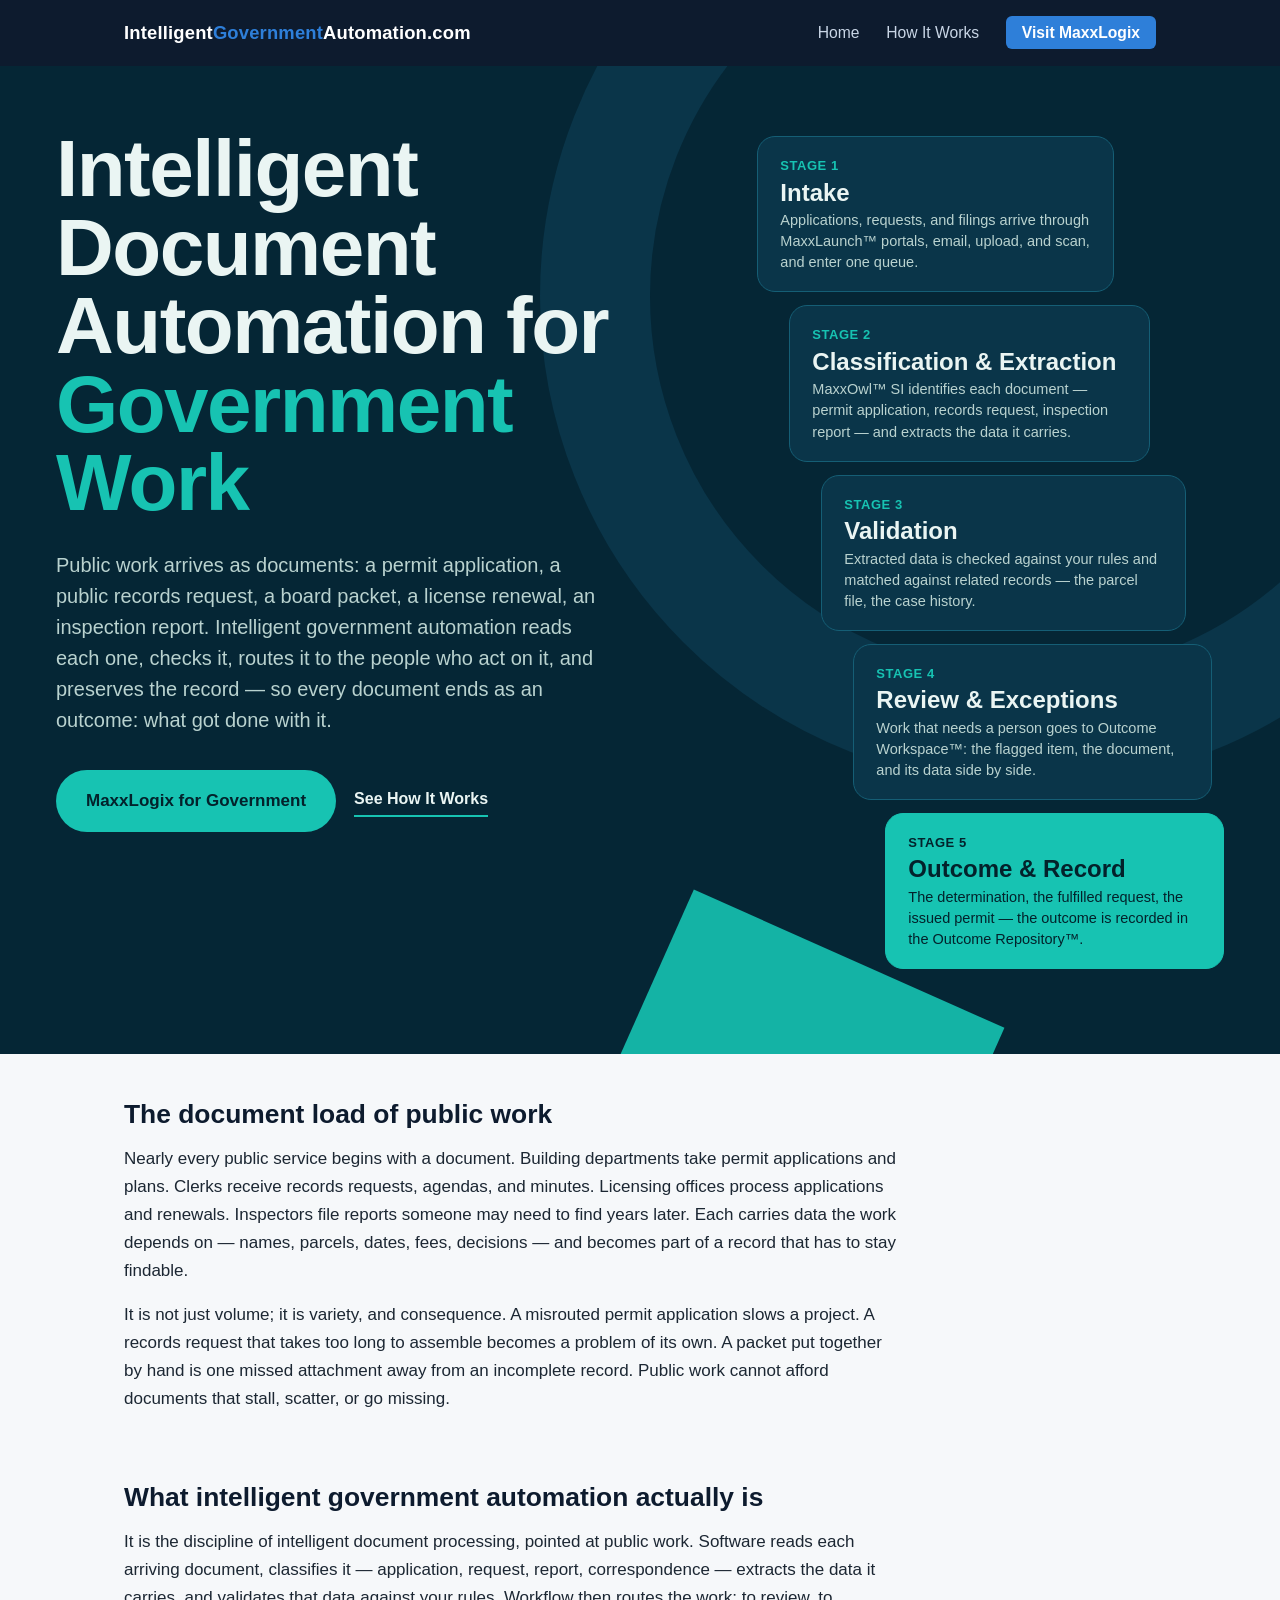
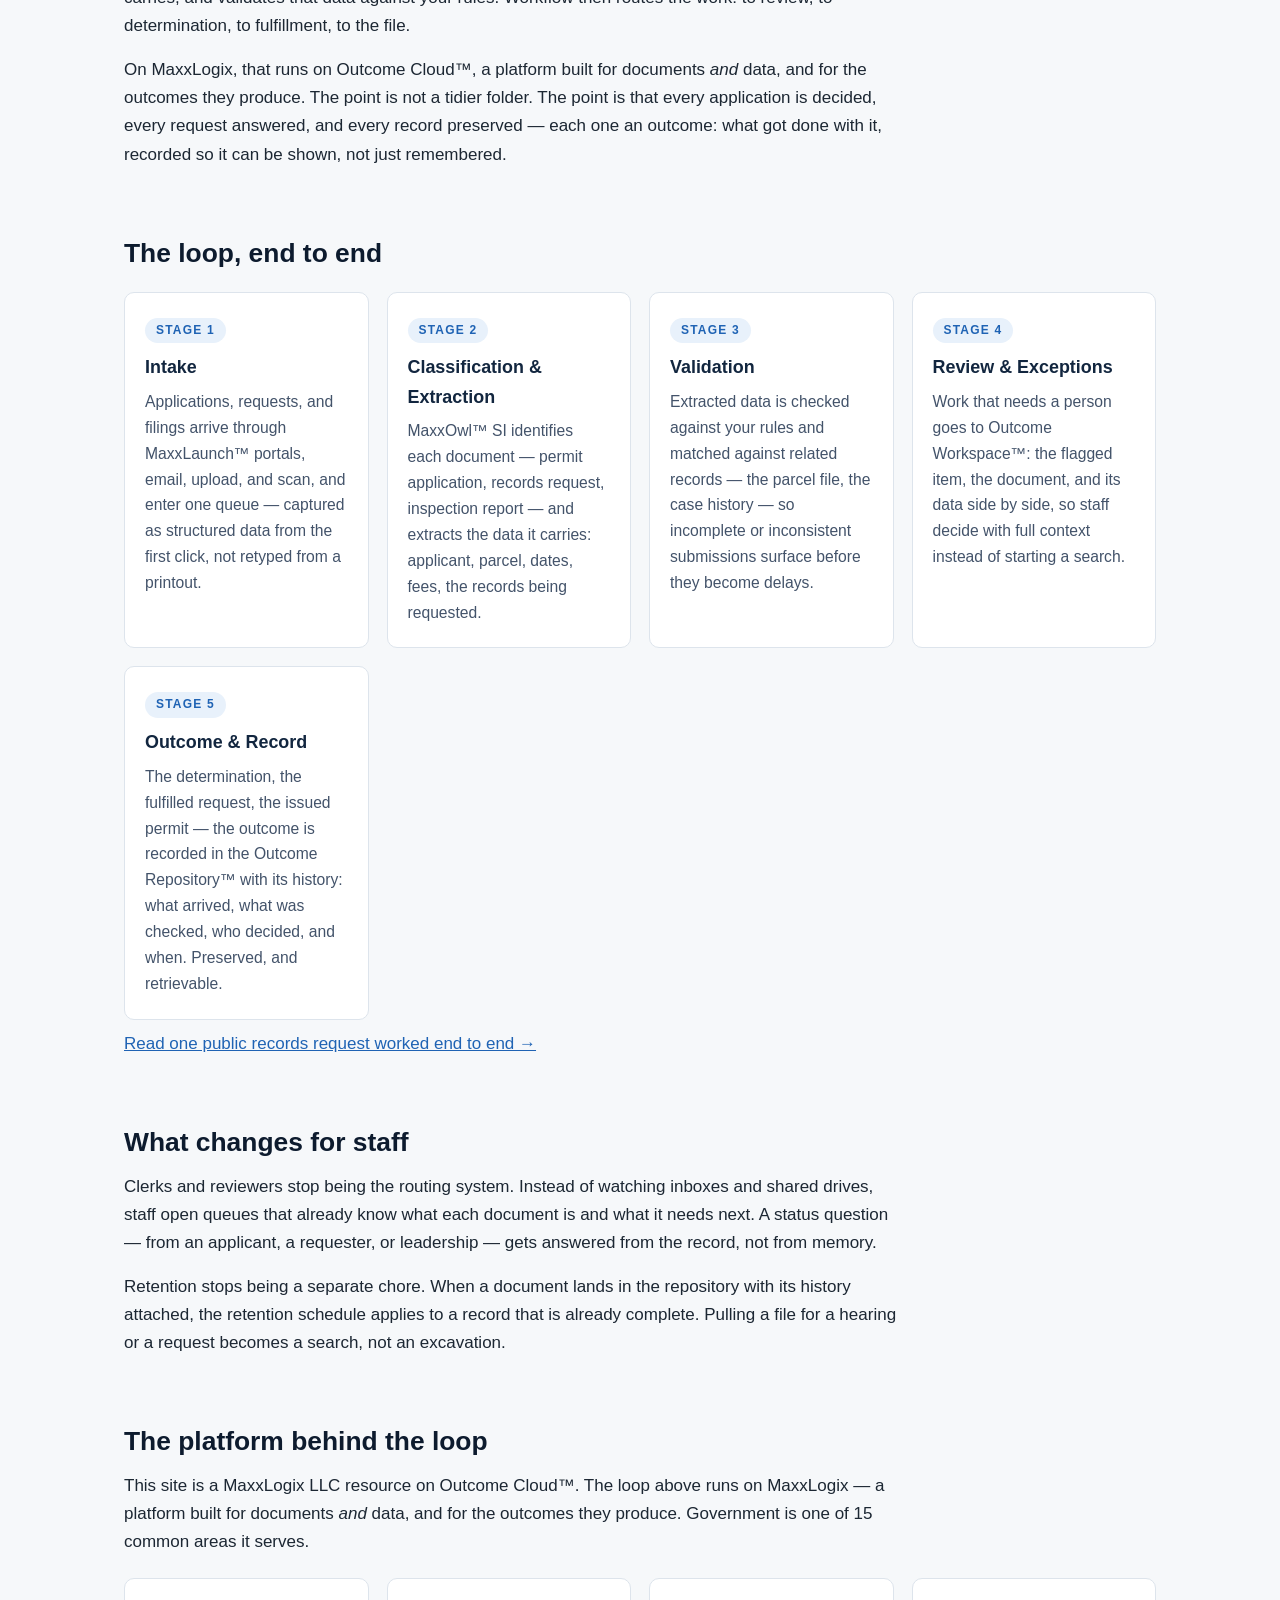
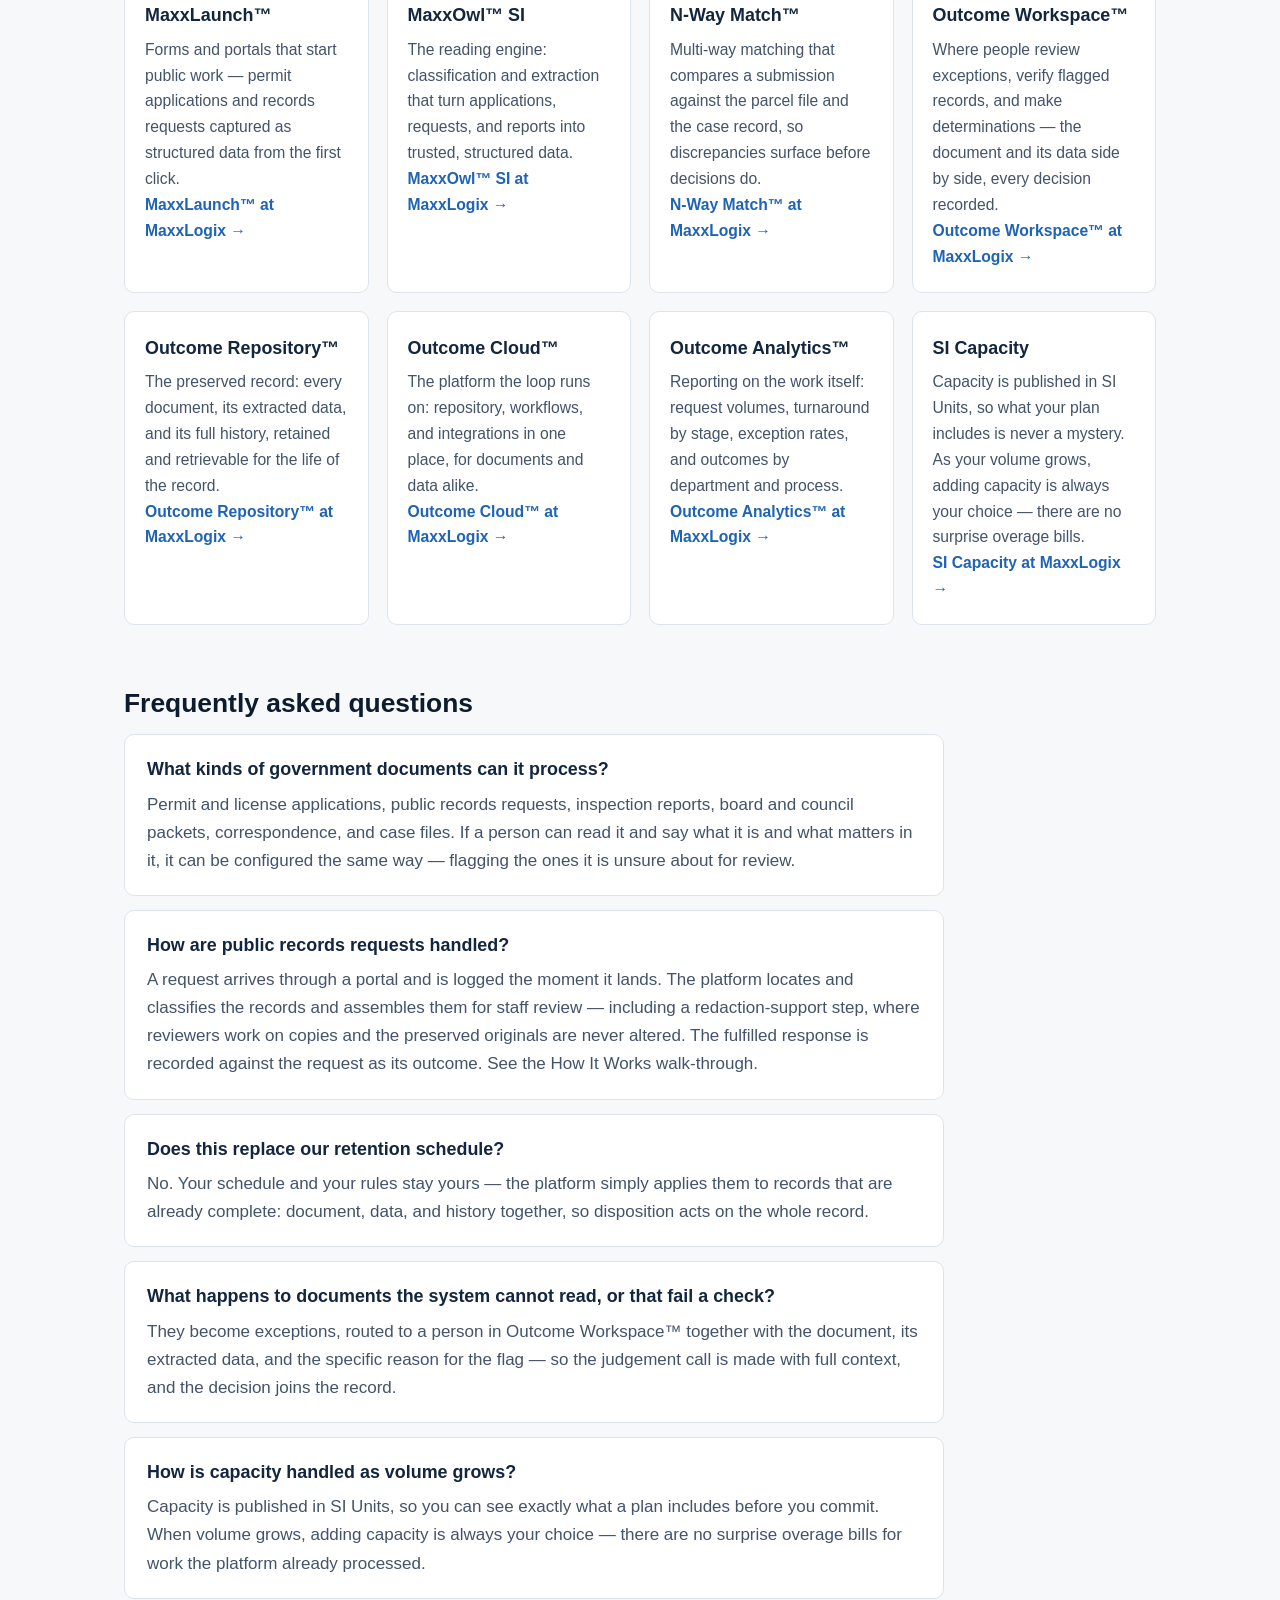
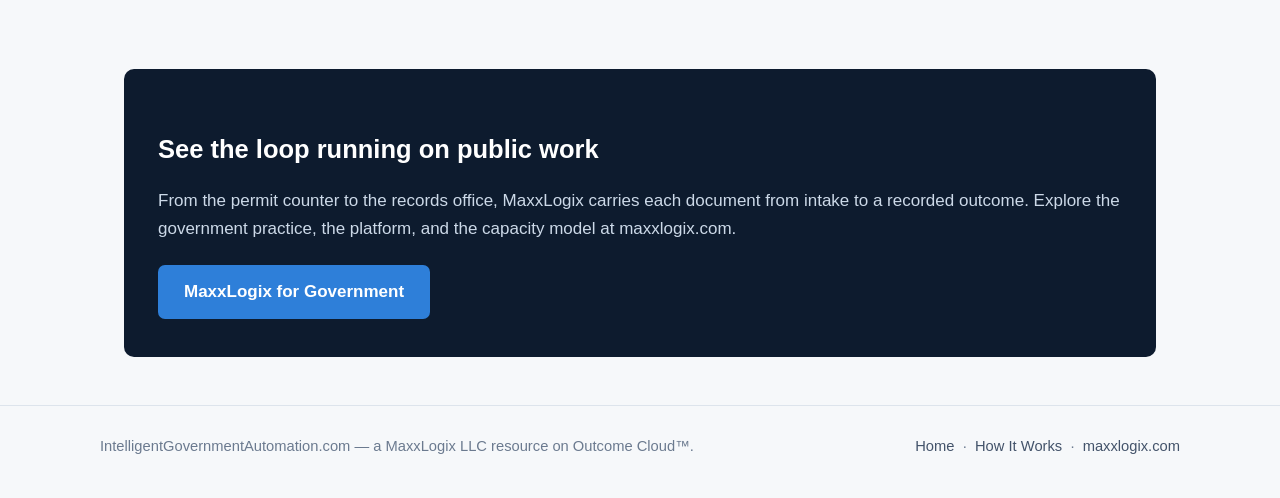
<file: index.html>
<!DOCTYPE html>
<html lang="en">
<head>
<meta charset="UTF-8">
<meta name="viewport" content="width=device-width, initial-scale=1.0">
<title>Intelligent Document Automation for Government Work | Intelligent Government Automation</title>
<meta name="description" content="Government work runs on documents — permits, records requests, packets, licenses. See how MaxxLogix on Outcome Cloud™ carries each one from intake to a recorded outcome.">
<link rel="canonical" href="https://intelligentgovernmentautomation.com/">
<meta property="og:type" content="website">
<meta property="og:site_name" content="Intelligent Government Automation">
<meta property="og:title" content="Intelligent Document Automation for Government Work">
<meta property="og:description" content="Permits, records requests, packets, and licenses — every public document carried from intake to a preserved, recorded outcome on Outcome Cloud™.">
<meta property="og:url" content="https://intelligentgovernmentautomation.com/">
<meta name="twitter:card" content="summary">
<link rel="stylesheet" href="style.css">
</head>
<body>

<header class="site-header">
  <div class="header-inner">
    <a class="wordmark" href="index.html">Intelligent<span>Government</span>Automation.com</a>
    <nav class="main-nav">
      <a href="index.html">Home</a>
      <a href="how-it-works.html">How It Works</a>
      <a class="nav-cta" href="https://maxxlogix.com">Visit MaxxLogix</a>
    </nav>
  </div>
</header>

<section class="bh">
  <div class="bh-wrap">
    <div class="bh-grid">
      <div>
        <h1 class="bh-h1" style="font-size:80px">Intelligent Document Automation for <span class="bh-a">Government Work</span></h1>
        <p class="bh-lede">Public work arrives as documents: a permit application, a public records request, a board packet, a license renewal, an inspection report. Intelligent government automation reads each one, checks it, routes it to the people who act on it, and preserves the record — so every document ends as an outcome: what got done with it.</p>
        <div class="bh-actions">
          <a class="bh-btn" href="https://maxxlogix.com/verticals/government/">MaxxLogix for Government</a>
          <a class="bh-link2" href="how-it-works.html">See How It Works</a>
        </div>
      </div>
      <div class="bh-path" aria-label="The path, end to end">
        <div class="bh-stage bh-s1"><div class="bh-n">Stage 1</div><div class="bh-t">Intake</div><div class="bh-d">Applications, requests, and filings arrive through MaxxLaunch&trade; portals, email, upload, and scan, and enter one queue.</div></div>
        <div class="bh-stage bh-s2"><div class="bh-n">Stage 2</div><div class="bh-t">Classification &amp; Extraction</div><div class="bh-d">MaxxOwl&trade; SI identifies each document — permit application, records request, inspection report — and extracts the data it carries.</div></div>
        <div class="bh-stage bh-s3"><div class="bh-n">Stage 3</div><div class="bh-t">Validation</div><div class="bh-d">Extracted data is checked against your rules and matched against related records — the parcel file, the case history.</div></div>
        <div class="bh-stage bh-s4"><div class="bh-n">Stage 4</div><div class="bh-t">Review &amp; Exceptions</div><div class="bh-d">Work that needs a person goes to Outcome Workspace&trade;: the flagged item, the document, and its data side by side.</div></div>
        <div class="bh-stage bh-s5"><div class="bh-n">Stage 5</div><div class="bh-t">Outcome &amp; Record</div><div class="bh-d">The determination, the fulfilled request, the issued permit — the outcome is recorded in the Outcome Repository&trade;.</div></div>
      </div>
    </div>
  </div>
</section>

<main>

  <section>
    <h2>The document load of public work</h2>
    <p>Nearly every public service begins with a document. Building departments take permit applications and plans. Clerks receive records requests, agendas, and minutes. Licensing offices process applications and renewals. Inspectors file reports someone may need to find years later. Each carries data the work depends on — names, parcels, dates, fees, decisions — and becomes part of a record that has to stay findable.</p>
    <p>It is not just volume; it is variety, and consequence. A misrouted permit application slows a project. A records request that takes too long to assemble becomes a problem of its own. A packet put together by hand is one missed attachment away from an incomplete record. Public work cannot afford documents that stall, scatter, or go missing.</p>
  </section>

  <section>
    <h2>What intelligent government automation actually is</h2>
    <p>It is the discipline of intelligent document processing, pointed at public work. Software reads each arriving document, classifies it — application, request, report, correspondence — extracts the data it carries, and validates that data against your rules. Workflow then routes the work: to review, to determination, to fulfillment, to the file.</p>
    <p>On MaxxLogix, that runs on Outcome Cloud&trade;, a platform built for documents <em>and</em> data, and for the outcomes they produce. The point is not a tidier folder. The point is that every application is decided, every request answered, and every record preserved — each one an outcome: what got done with it, recorded so it can be shown, not just remembered.</p>
  </section>

  <section>
    <h2>The loop, end to end</h2>
    <div class="grid">
      <div class="card">
        <span class="step">Stage 1</span>
        <h3>Intake</h3>
        <p>Applications, requests, and filings arrive through MaxxLaunch&trade; portals, email, upload, and scan, and enter one queue — captured as structured data from the first click, not retyped from a printout.</p>
      </div>
      <div class="card">
        <span class="step">Stage 2</span>
        <h3>Classification &amp; Extraction</h3>
        <p>MaxxOwl&trade; SI identifies each document — permit application, records request, inspection report — and extracts the data it carries: applicant, parcel, dates, fees, the records being requested.</p>
      </div>
      <div class="card">
        <span class="step">Stage 3</span>
        <h3>Validation</h3>
        <p>Extracted data is checked against your rules and matched against related records — the parcel file, the case history — so incomplete or inconsistent submissions surface before they become delays.</p>
      </div>
      <div class="card">
        <span class="step">Stage 4</span>
        <h3>Review &amp; Exceptions</h3>
        <p>Work that needs a person goes to Outcome Workspace&trade;: the flagged item, the document, and its data side by side, so staff decide with full context instead of starting a search.</p>
      </div>
      <div class="card">
        <span class="step">Stage 5</span>
        <h3>Outcome &amp; Record</h3>
        <p>The determination, the fulfilled request, the issued permit — the outcome is recorded in the Outcome Repository&trade; with its history: what arrived, what was checked, who decided, and when. Preserved, and retrievable.</p>
      </div>
    </div>
    <p><a href="how-it-works.html">Read one public records request worked end to end &rarr;</a></p>
  </section>

  <section>
    <h2>What changes for staff</h2>
    <p>Clerks and reviewers stop being the routing system. Instead of watching inboxes and shared drives, staff open queues that already know what each document is and what it needs next. A status question — from an applicant, a requester, or leadership — gets answered from the record, not from memory.</p>
    <p>Retention stops being a separate chore. When a document lands in the repository with its history attached, the retention schedule applies to a record that is already complete. Pulling a file for a hearing or a request becomes a search, not an excavation.</p>
  </section>

  <section>
    <h2>The platform behind the loop</h2>
    <p class="narrow">This site is a MaxxLogix LLC resource on Outcome Cloud&trade;. The loop above runs on MaxxLogix — a platform built for documents <em>and</em> data, and for the outcomes they produce. Government is one of 15 common areas it serves.</p>
    <div class="grid">
      <div class="card">
        <h3>MaxxLaunch&trade;</h3>
        <p>Forms and portals that start public work — permit applications and records requests captured as structured data from the first click.</p>
        <p><a href="https://maxxlogix.com/maxxlaunch/">MaxxLaunch&trade; at MaxxLogix &rarr;</a></p>
      </div>
      <div class="card">
        <h3>MaxxOwl&trade; SI</h3>
        <p>The reading engine: classification and extraction that turn applications, requests, and reports into trusted, structured data.</p>
        <p><a href="https://maxxlogix.com/maxxowl-si/">MaxxOwl&trade; SI at MaxxLogix &rarr;</a></p>
      </div>
      <div class="card">
        <h3>N-Way Match&trade;</h3>
        <p>Multi-way matching that compares a submission against the parcel file and the case record, so discrepancies surface before decisions do.</p>
        <p><a href="https://maxxlogix.com/outcome-match/">N-Way Match&trade; at MaxxLogix &rarr;</a></p>
      </div>
      <div class="card">
        <h3>Outcome Workspace&trade;</h3>
        <p>Where people review exceptions, verify flagged records, and make determinations — the document and its data side by side, every decision recorded.</p>
        <p><a href="https://maxxlogix.com/outcome-workspace/">Outcome Workspace&trade; at MaxxLogix &rarr;</a></p>
      </div>
      <div class="card">
        <h3>Outcome Repository&trade;</h3>
        <p>The preserved record: every document, its extracted data, and its full history, retained and retrievable for the life of the record.</p>
        <p><a href="https://maxxlogix.com/outcome-repository/">Outcome Repository&trade; at MaxxLogix &rarr;</a></p>
      </div>
      <div class="card">
        <h3>Outcome Cloud&trade;</h3>
        <p>The platform the loop runs on: repository, workflows, and integrations in one place, for documents and data alike.</p>
        <p><a href="https://maxxlogix.com/outcome-cloud/">Outcome Cloud&trade; at MaxxLogix &rarr;</a></p>
      </div>
      <div class="card">
        <h3>Outcome Analytics&trade;</h3>
        <p>Reporting on the work itself: request volumes, turnaround by stage, exception rates, and outcomes by department and process.</p>
        <p><a href="https://maxxlogix.com/outcome-analytics/">Outcome Analytics&trade; at MaxxLogix &rarr;</a></p>
      </div>
      <div class="card">
        <h3>SI Capacity</h3>
        <p>Capacity is published in SI Units, so what your plan includes is never a mystery. As your volume grows, adding capacity is always your choice — there are no surprise overage bills.</p>
        <p><a href="https://maxxlogix.com/si-capacity/">SI Capacity at MaxxLogix &rarr;</a></p>
      </div>
    </div>
  </section>

  <section>
    <h2>Frequently asked questions</h2>

    <div class="faq-item">
      <h3>What kinds of government documents can it process?</h3>
      <p>Permit and license applications, public records requests, inspection reports, board and council packets, correspondence, and case files. If a person can read it and say what it is and what matters in it, it can be configured the same way — flagging the ones it is unsure about for review.</p>
    </div>

    <div class="faq-item">
      <h3>How are public records requests handled?</h3>
      <p>A request arrives through a portal and is logged the moment it lands. The platform locates and classifies the records and assembles them for staff review — including a redaction-support step, where reviewers work on copies and the preserved originals are never altered. The fulfilled response is recorded against the request as its outcome. See the How It Works walk-through.</p>
    </div>

    <div class="faq-item">
      <h3>Does this replace our retention schedule?</h3>
      <p>No. Your schedule and your rules stay yours — the platform simply applies them to records that are already complete: document, data, and history together, so disposition acts on the whole record.</p>
    </div>

    <div class="faq-item">
      <h3>What happens to documents the system cannot read, or that fail a check?</h3>
      <p>They become exceptions, routed to a person in Outcome Workspace&trade; together with the document, its extracted data, and the specific reason for the flag — so the judgement call is made with full context, and the decision joins the record.</p>
    </div>

    <div class="faq-item">
      <h3>How is capacity handled as volume grows?</h3>
      <p>Capacity is published in SI Units, so you can see exactly what a plan includes before you commit. When volume grows, adding capacity is always your choice — there are no surprise overage bills for work the platform already processed.</p>
    </div>
  </section>

  <div class="cta-band">
    <h2>See the loop running on public work</h2>
    <p>From the permit counter to the records office, MaxxLogix carries each document from intake to a recorded outcome. Explore the government practice, the platform, and the capacity model at maxxlogix.com.</p>
    <a class="btn" href="https://maxxlogix.com/verticals/government/">MaxxLogix for Government</a>
  </div>

</main>

<footer class="site-footer">
  <div class="footer-inner">
    <span>IntelligentGovernmentAutomation.com — a MaxxLogix LLC resource on Outcome Cloud&trade;.</span>
    <span><a href="index.html">Home</a> &nbsp;·&nbsp; <a href="how-it-works.html">How It Works</a> &nbsp;·&nbsp; <a href="https://maxxlogix.com">maxxlogix.com</a></span>
  </div>
</footer>

</body>
</html>
</file>
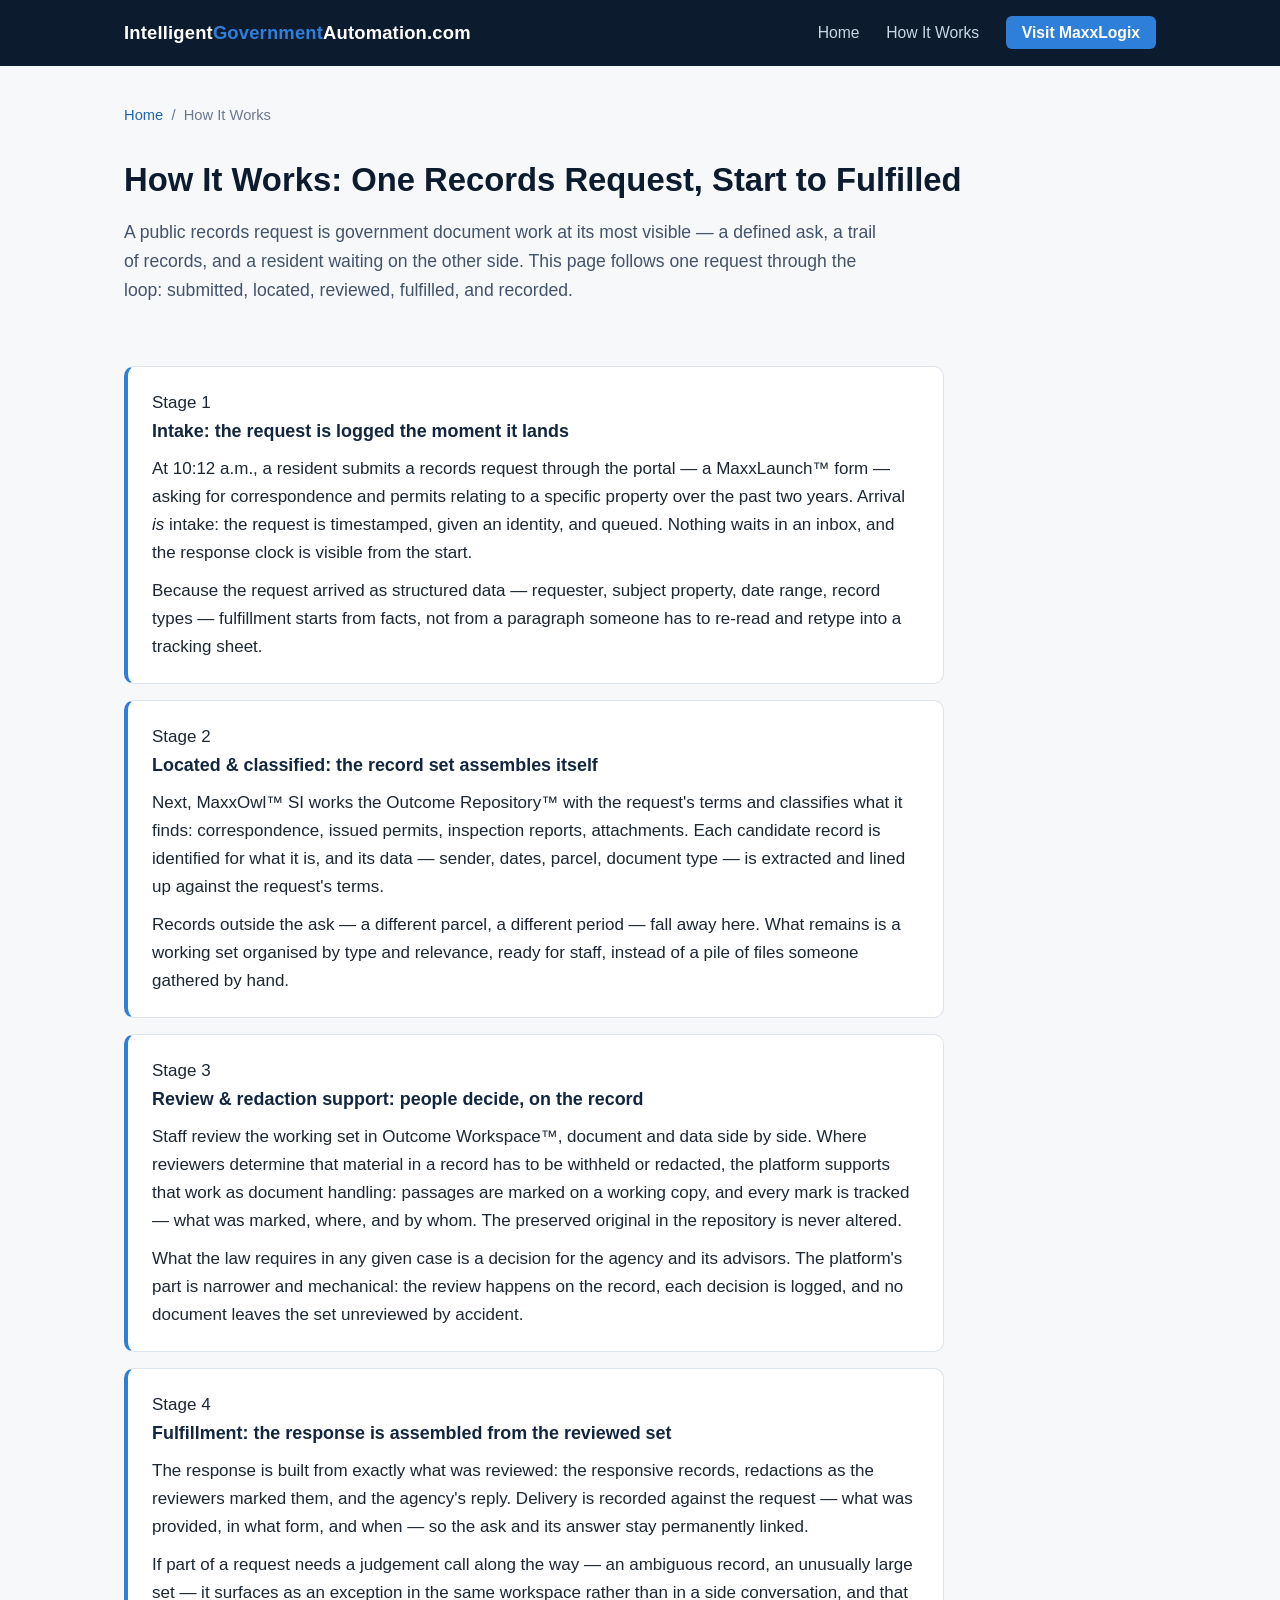
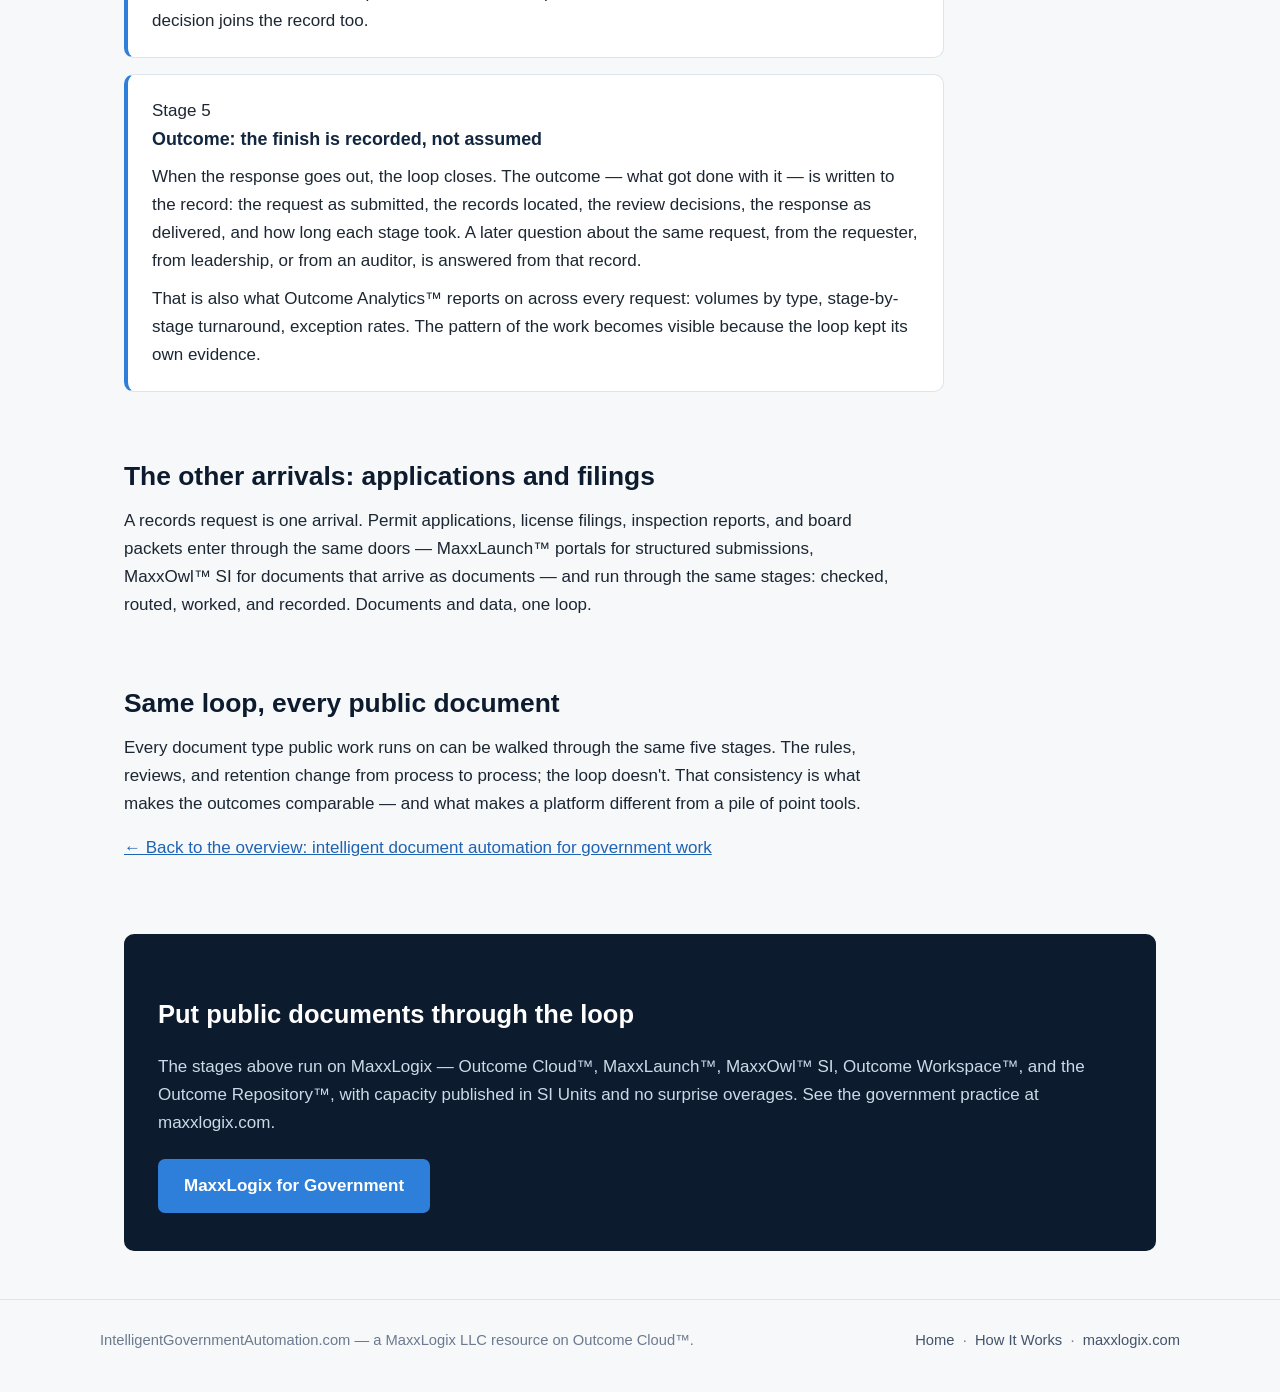
<file: how-it-works.html>
<!DOCTYPE html>
<html lang="en">
<head>
<meta charset="UTF-8">
<meta name="viewport" content="width=device-width, initial-scale=1.0">
<title>How It Works: A Public Records Request, Start to Fulfilled | Intelligent Government Automation</title>
<meta name="description" content="Follow one public records request through intake, location and classification, staff review with redaction support, fulfillment, and a response recorded as the outcome.">
<link rel="canonical" href="https://intelligentgovernmentautomation.com/how-it-works.html">
<meta property="og:type" content="article">
<meta property="og:site_name" content="Intelligent Government Automation">
<meta property="og:title" content="How It Works: A Public Records Request, Start to Fulfilled">
<meta property="og:description" content="One records request, five stages: submitted through a portal, located and classified in the repository, reviewed with redaction support, fulfilled, and recorded.">
<meta property="og:url" content="https://intelligentgovernmentautomation.com/how-it-works.html">
<meta name="twitter:card" content="summary">
<link rel="stylesheet" href="style.css">
</head>
<body>

<header class="site-header">
  <div class="header-inner">
    <a class="wordmark" href="index.html">Intelligent<span>Government</span>Automation.com</a>
    <nav class="main-nav">
      <a href="index.html">Home</a>
      <a href="how-it-works.html">How It Works</a>
      <a class="nav-cta" href="https://maxxlogix.com">Visit MaxxLogix</a>
    </nav>
  </div>
</header>

<main>

  <p class="crumb"><a href="index.html">Home</a> &nbsp;/&nbsp; How It Works</p>

  <div class="page-head">
    <h1>How It Works: One Records Request, Start to Fulfilled</h1>
    <p class="lede">A public records request is government document work at its most visible — a defined ask, a trail of records, and a resident waiting on the other side. This page follows one request through the loop: submitted, located, reviewed, fulfilled, and recorded.</p>
  </div>

  <section>
    <div class="stage-list">

      <div class="stage-block">
        <span class="step">Stage 1</span>
        <h3>Intake: the request is logged the moment it lands</h3>
        <p>At 10:12 a.m., a resident submits a records request through the portal — a MaxxLaunch&trade; form — asking for correspondence and permits relating to a specific property over the past two years. Arrival <em>is</em> intake: the request is timestamped, given an identity, and queued. Nothing waits in an inbox, and the response clock is visible from the start.</p>
        <p>Because the request arrived as structured data — requester, subject property, date range, record types — fulfillment starts from facts, not from a paragraph someone has to re-read and retype into a tracking sheet.</p>
      </div>

      <div class="stage-block">
        <span class="step">Stage 2</span>
        <h3>Located &amp; classified: the record set assembles itself</h3>
        <p>Next, MaxxOwl&trade; SI works the Outcome Repository&trade; with the request's terms and classifies what it finds: correspondence, issued permits, inspection reports, attachments. Each candidate record is identified for what it is, and its data — sender, dates, parcel, document type — is extracted and lined up against the request's terms.</p>
        <p>Records outside the ask — a different parcel, a different period — fall away here. What remains is a working set organised by type and relevance, ready for staff, instead of a pile of files someone gathered by hand.</p>
      </div>

      <div class="stage-block">
        <span class="step">Stage 3</span>
        <h3>Review &amp; redaction support: people decide, on the record</h3>
        <p>Staff review the working set in Outcome Workspace&trade;, document and data side by side. Where reviewers determine that material in a record has to be withheld or redacted, the platform supports that work as document handling: passages are marked on a working copy, and every mark is tracked — what was marked, where, and by whom. The preserved original in the repository is never altered.</p>
        <p>What the law requires in any given case is a decision for the agency and its advisors. The platform's part is narrower and mechanical: the review happens on the record, each decision is logged, and no document leaves the set unreviewed by accident.</p>
      </div>

      <div class="stage-block">
        <span class="step">Stage 4</span>
        <h3>Fulfillment: the response is assembled from the reviewed set</h3>
        <p>The response is built from exactly what was reviewed: the responsive records, redactions as the reviewers marked them, and the agency's reply. Delivery is recorded against the request — what was provided, in what form, and when — so the ask and its answer stay permanently linked.</p>
        <p>If part of a request needs a judgement call along the way — an ambiguous record, an unusually large set — it surfaces as an exception in the same workspace rather than in a side conversation, and that decision joins the record too.</p>
      </div>

      <div class="stage-block">
        <span class="step">Stage 5</span>
        <h3>Outcome: the finish is recorded, not assumed</h3>
        <p>When the response goes out, the loop closes. The outcome — what got done with it — is written to the record: the request as submitted, the records located, the review decisions, the response as delivered, and how long each stage took. A later question about the same request, from the requester, from leadership, or from an auditor, is answered from that record.</p>
        <p>That is also what Outcome Analytics&trade; reports on across every request: volumes by type, stage-by-stage turnaround, exception rates. The pattern of the work becomes visible because the loop kept its own evidence.</p>
      </div>

    </div>
  </section>

  <section>
    <h2>The other arrivals: applications and filings</h2>
    <p class="narrow">A records request is one arrival. Permit applications, license filings, inspection reports, and board packets enter through the same doors — MaxxLaunch&trade; portals for structured submissions, MaxxOwl&trade; SI for documents that arrive as documents — and run through the same stages: checked, routed, worked, and recorded. Documents and data, one loop.</p>
  </section>

  <section>
    <h2>Same loop, every public document</h2>
    <p class="narrow">Every document type public work runs on can be walked through the same five stages. The rules, reviews, and retention change from process to process; the loop doesn't. That consistency is what makes the outcomes comparable — and what makes a platform different from a pile of point tools.</p>
    <p class="narrow"><a href="index.html">&larr; Back to the overview: intelligent document automation for government work</a></p>
  </section>

  <div class="cta-band">
    <h2>Put public documents through the loop</h2>
    <p>The stages above run on MaxxLogix — Outcome Cloud&trade;, MaxxLaunch&trade;, MaxxOwl&trade; SI, Outcome Workspace&trade;, and the Outcome Repository&trade;, with capacity published in SI Units and no surprise overages. See the government practice at maxxlogix.com.</p>
    <a class="btn" href="https://maxxlogix.com/verticals/government/">MaxxLogix for Government</a>
  </div>

</main>

<footer class="site-footer">
  <div class="footer-inner">
    <span>IntelligentGovernmentAutomation.com — a MaxxLogix LLC resource on Outcome Cloud&trade;.</span>
    <span><a href="index.html">Home</a> &nbsp;·&nbsp; <a href="how-it-works.html">How It Works</a> &nbsp;·&nbsp; <a href="https://maxxlogix.com">maxxlogix.com</a></span>
  </div>
</footer>

</body>
</html>
</file>
<file: style.css>
/* Intelligent Government Automation — microsite styles
   Palette: deep navy / slate with a single steel-blue accent.
   No external assets. System font stack only. */

:root {
  --navy: #0d1b2e;
  --navy-2: #12263f;
  --slate: #43536a;
  --slate-light: #6b7a8f;
  --ink: #1c2733;
  --bg: #f6f8fa;
  --card: #ffffff;
  --line: #dde4ec;
  --accent: #2e7fd9;
  --accent-dark: #1f63b4;
  --radius: 10px;
}

* { box-sizing: border-box; }

html { scroll-behavior: smooth; }

body {
  margin: 0;
  font-family: -apple-system, BlinkMacSystemFont, "Segoe UI", Roboto,
    "Helvetica Neue", Arial, sans-serif;
  color: var(--ink);
  background: var(--bg);
  line-height: 1.65;
  font-size: 17px;
}

a { color: var(--accent-dark); }
a:hover { color: var(--accent); }

/* ---------- Header ---------- */
.site-header {
  background: var(--navy);
  color: #fff;
}
.header-inner {
  max-width: 1080px;
  margin: 0 auto;
  padding: 18px 24px;
  display: flex;
  flex-wrap: wrap;
  align-items: center;
  justify-content: space-between;
  gap: 12px;
}
.wordmark {
  color: #fff;
  text-decoration: none;
  font-weight: 700;
  font-size: 1.15rem;
  letter-spacing: 0.01em;
}
.wordmark span { color: var(--accent); }
.main-nav a {
  color: #c9d6e6;
  text-decoration: none;
  margin-left: 22px;
  font-size: 0.98rem;
}
.main-nav a:hover { color: #fff; }
.main-nav a.nav-cta {
  background: var(--accent);
  color: #fff;
  padding: 8px 16px;
  border-radius: 6px;
  font-weight: 600;
}
.main-nav a.nav-cta:hover { background: var(--accent-dark); }

/* ---------- Hero ---------- */
.hero {
  background: linear-gradient(160deg, var(--navy) 0%, var(--navy-2) 70%, #1a3a5c 100%);
  color: #fff;
  padding: 64px 24px 72px;
}
.hero-inner { max-width: 820px; margin: 0 auto; }
.hero .eyebrow {
  text-transform: uppercase;
  letter-spacing: 0.14em;
  font-size: 0.78rem;
  font-weight: 700;
  color: #8fc1f2;
  margin: 0 0 14px;
}
.hero h1 {
  font-size: 2.45rem;
  line-height: 1.18;
  margin: 0 0 18px;
  font-weight: 750;
}
.hero p.lede {
  font-size: 1.16rem;
  color: #d7e3f0;
  margin: 0 0 28px;
  max-width: 680px;
}
.btn {
  display: inline-block;
  background: var(--accent);
  color: #fff;
  text-decoration: none;
  font-weight: 600;
  padding: 13px 26px;
  border-radius: 7px;
  margin-right: 12px;
}
.btn:hover { background: var(--accent-dark); color: #fff; }
.btn.ghost {
  background: transparent;
  border: 1px solid #7d97b5;
  color: #e6eef7;
}
.btn.ghost:hover { border-color: #fff; color: #fff; }

/* ---------- Layout ---------- */
main { max-width: 1080px; margin: 0 auto; padding: 0 24px; }
section { padding: 44px 0 8px; }
section h2 {
  font-size: 1.65rem;
  line-height: 1.25;
  color: var(--navy);
  margin: 0 0 14px;
}
section h3 { color: var(--navy-2); margin: 0 0 8px; font-size: 1.12rem; }
section p { max-width: 780px; margin: 0 0 16px; }
.narrow { max-width: 780px; }

/* ---------- Stage / card grids ---------- */
.grid {
  display: grid;
  grid-template-columns: repeat(auto-fit, minmax(230px, 1fr));
  gap: 18px;
  margin: 22px 0 10px;
}
.card {
  background: var(--card);
  border: 1px solid var(--line);
  border-radius: var(--radius);
  padding: 22px 20px;
}
.card .step {
  display: inline-block;
  font-size: 0.75rem;
  font-weight: 700;
  letter-spacing: 0.1em;
  text-transform: uppercase;
  color: var(--accent-dark);
  background: #e8f1fb;
  border-radius: 20px;
  padding: 3px 11px;
  margin-bottom: 10px;
}
.card p { margin: 0; font-size: 0.98rem; color: var(--slate); }
.card h3 { margin-bottom: 6px; }
.card a { font-weight: 600; text-decoration: none; }
.card a:hover { text-decoration: underline; }

/* ---------- Deep-dive stage list (how it works) ---------- */
.stage-list { max-width: 820px; }
.stage-block {
  background: var(--card);
  border: 1px solid var(--line);
  border-left: 4px solid var(--accent);
  border-radius: var(--radius);
  padding: 22px 24px;
  margin-bottom: 16px;
}
.stage-block p { margin: 0 0 10px; }
.stage-block p:last-child { margin-bottom: 0; }

/* ---------- FAQ ---------- */
.faq-item {
  background: var(--card);
  border: 1px solid var(--line);
  border-radius: var(--radius);
  padding: 20px 22px;
  margin-bottom: 14px;
  max-width: 820px;
}
.faq-item h3 { margin-bottom: 6px; }
.faq-item p { margin: 0; color: var(--slate); }

/* ---------- CTA band ---------- */
.cta-band {
  background: var(--navy);
  color: #fff;
  border-radius: var(--radius);
  padding: 38px 34px;
  margin: 48px 0;
  text-align: left;
}
.cta-band h2 { color: #fff; margin-bottom: 10px; }
.cta-band p { color: #ccd9e8; margin-bottom: 22px; }

/* ---------- Footer ---------- */
.site-footer {
  border-top: 1px solid var(--line);
  margin-top: 24px;
  padding: 28px 24px 40px;
  color: var(--slate-light);
  font-size: 0.92rem;
}
.footer-inner {
  max-width: 1080px;
  margin: 0 auto;
  display: flex;
  flex-wrap: wrap;
  gap: 10px 28px;
  justify-content: space-between;
}
.site-footer a { color: var(--slate); text-decoration: none; }
.site-footer a:hover { text-decoration: underline; }

/* ---------- Breadcrumb (subpage) ---------- */
.crumb { padding: 22px 0 0; font-size: 0.92rem; color: var(--slate-light); }
.crumb a { text-decoration: none; }
.crumb a:hover { text-decoration: underline; }
.page-head { padding-top: 18px; }
.page-head h1 { font-size: 2.05rem; color: var(--navy); line-height: 1.22; margin: 0 0 12px; }
.page-head p.lede { font-size: 1.1rem; color: var(--slate); max-width: 760px; }

/* ---------- Responsive ---------- */
@media (max-width: 640px) {
  body { font-size: 16px; }
  .hero { padding: 44px 20px 52px; }
  .hero h1 { font-size: 1.85rem; }
  .page-head h1 { font-size: 1.6rem; }
  section h2 { font-size: 1.4rem; }
  .main-nav a { margin-left: 14px; }
  .btn { display: block; text-align: center; margin: 0 0 10px; }
  .cta-band { padding: 28px 22px; }
}

/* ===== Bold hero (bh-) — 2026-11-17 rollout, approved sample system ===== */
.bh{position:relative;background:#052635;color:#eaf5f3;overflow:clip;padding:64px 56px 72px}
.bh::before{content:"";position:absolute;width:760px;height:760px;border-radius:50%;border:110px solid #0a3549;right:-240px;top:-260px}
.bh::after{content:"";position:absolute;width:340px;height:340px;background:#17c3b2;right:330px;bottom:-230px;transform:rotate(24deg);opacity:.9}
.bh-wrap{position:relative;z-index:2;max-width:1360px;margin:0 auto}
.bh-grid{display:grid;grid-template-columns:minmax(0,7fr) minmax(0,5fr);gap:48px;align-items:start}
.bh-h1{font-weight:800;line-height:.98;letter-spacing:-1.5px;margin:0;overflow-wrap:break-word;text-wrap:balance;color:#eaf5f3}
.bh-a{color:#17c3b2}
.bh-h{color:#ffb03a}
.bh-lede{margin-top:28px;font-size:20px;line-height:1.55;color:#b9d2cf;max-width:560px}
.bh-actions{margin-top:34px;display:flex;gap:18px;align-items:center;flex-wrap:wrap}
.bh-btn{display:inline-block;background:#17c3b2;color:#03222b;font-weight:700;font-size:17px;text-decoration:none;padding:17px 30px;border-radius:999px;transition:transform .18s ease}
.bh-btn:hover{transform:translateY(-2px);color:#03222b}
.bh-link2{color:#eaf5f3;font-weight:600;font-size:16px;text-decoration:none;border-bottom:2px solid #17c3b2;padding-bottom:3px}
.bh-link2:hover{color:#17c3b2}
.bh-path{position:relative;padding-top:6px}
.bh-stage{background:#0a3549;border:1px solid #155e75;border-radius:18px;padding:18px 22px;margin-bottom:13px;position:relative}
.bh-n{font-size:13px;color:#17c3b2;font-weight:700;letter-spacing:.04em;text-transform:uppercase}
.bh-t{font-size:24px;font-weight:700;margin-top:2px;line-height:1.15;color:#eaf5f3}
.bh-d{font-size:14.5px;color:#b9d2cf;margin-top:4px;line-height:1.45}
.bh-s1{margin-right:110px}
.bh-s2{margin-left:32px;margin-right:74px}
.bh-s3{margin-left:64px;margin-right:38px}
.bh-s4{margin-left:96px;margin-right:12px}
.bh-s5{margin-left:128px;background:#17c3b2;border-color:#17c3b2}
.bh-s5 .bh-n,.bh-s5 .bh-t,.bh-s5 .bh-d{color:#03222b}
@media (max-width:900px){
  .bh{padding:44px 24px 54px}
  .bh-grid{grid-template-columns:1fr}
  .bh-h1{font-size:52px !important}
  .bh-s1,.bh-s2,.bh-s3,.bh-s4,.bh-s5{margin-left:0;margin-right:0}
}
@media (prefers-reduced-motion: reduce){
  .bh-btn{transition:none}
  .bh-btn:hover{transform:none}
}
</file>
